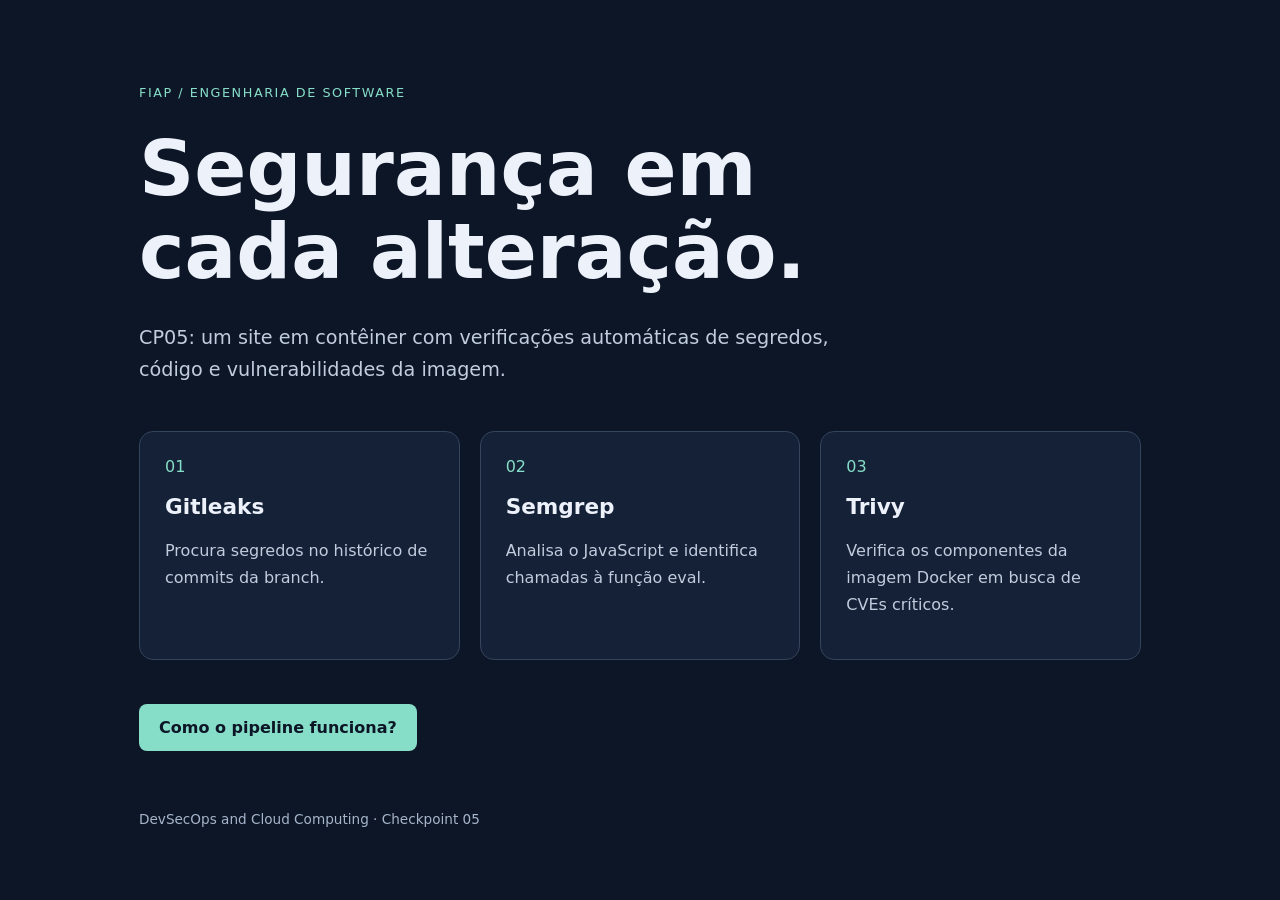
<file: site/index.html>
<!doctype html>
<html lang="pt-BR">
<head>
  <meta charset="utf-8">
  <meta name="viewport" content="width=device-width, initial-scale=1">
  <title>CP05 | Pipeline DevSecOps</title>
  <link rel="stylesheet" href="style.css">
  <script src="app.js" defer></script>
</head>
<body>
  <main>
    <p class="tag">FIAP / ENGENHARIA DE SOFTWARE</p>
    <h1>Segurança em cada alteração.</h1>
    <p class="intro">CP05: um site em contêiner com verificações automáticas de segredos, código e vulnerabilidades da imagem.</p>
    <section aria-label="Barreiras de segurança">
      <article><span>01</span><h2>Gitleaks</h2><p>Procura segredos no histórico de commits da branch.</p></article>
      <article><span>02</span><h2>Semgrep</h2><p>Analisa o JavaScript e identifica chamadas à função eval.</p></article>
      <article><span>03</span><h2>Trivy</h2><p>Verifica os componentes da imagem Docker em busca de CVEs críticos.</p></article>
    </section>
    <button id="explicar" type="button" aria-expanded="false" aria-controls="detalhe">Como o pipeline funciona?</button>
    <p id="detalhe" hidden>Um push ou pull request inicia os três jobs no GitHub Actions. Um achado de segurança reprova a verificação correspondente. Os resultados reais ficam na aba Actions do repositório.</p>
    <footer>DevSecOps and Cloud Computing · Checkpoint 05</footer>
  </main>
</body>
</html>
</file>
<file: site/style.css>
:root { color-scheme: dark; font-family: system-ui, sans-serif; color: #ecf1fa; background: #0d1627; }
* { box-sizing: border-box; }
body { margin: 0; }
main { max-width: 1050px; margin: auto; padding: 72px 24px 32px; }
.tag { color: #87dec8; font-size: .8rem; letter-spacing: .12em; }
h1 { max-width: 760px; font-size: clamp(2.5rem, 6vw, 4.8rem); line-height: 1.08; margin: 28px 0; }
.intro { max-width: 690px; font-size: 1.2rem; color: #c1ccdd; line-height: 1.7; }
section { display: grid; grid-template-columns: repeat(3, 1fr); gap: 20px; margin: 44px 0; }
article { border: 1px solid #34445c; border-radius: 14px; padding: 25px; background: #142137; }
article span { color: #87dec8; }
h2 { font-size: 1.35rem; }
article p, #detalhe { color: #c1ccdd; line-height: 1.7; }
button { border: 0; border-radius: 8px; background: #87dec8; color: #0d1627; padding: 14px 20px; font: inherit; font-weight: 650; cursor: pointer; }
button:focus-visible { outline: 3px solid white; outline-offset: 5px; }
footer { margin-top: 60px; color: #a6b5cb; font-size: .85rem; }
@media (max-width: 680px) { main { padding-top: 40px; } section { grid-template-columns: 1fr; } }
</file>
